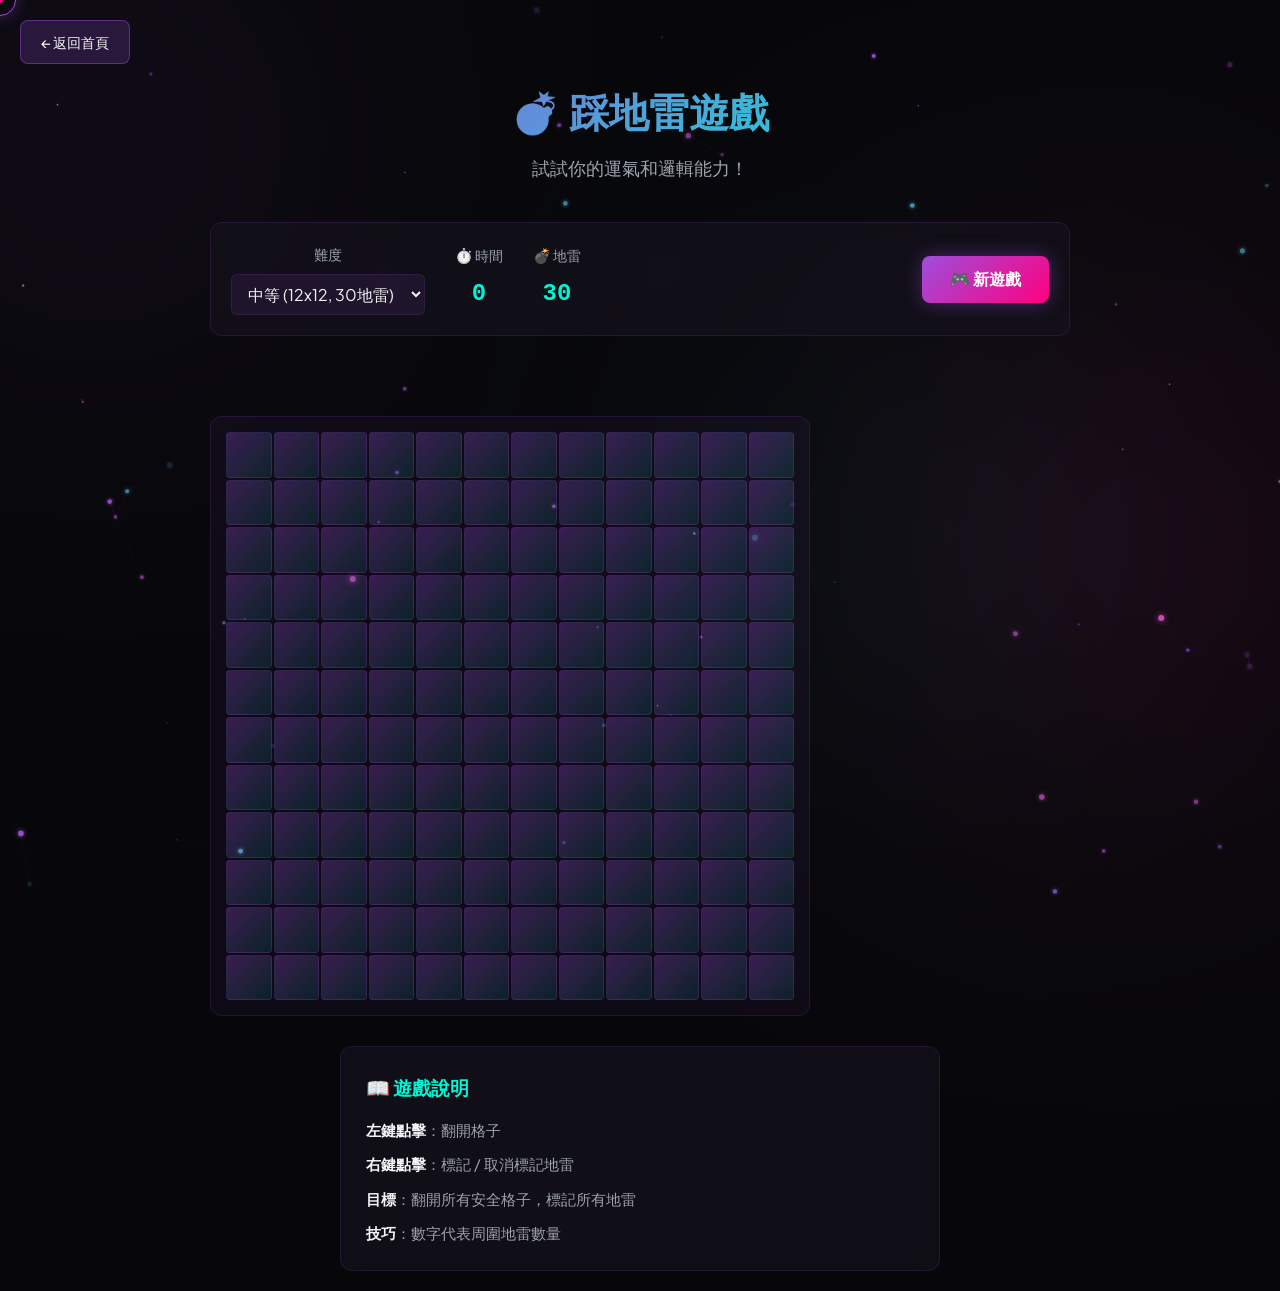
<file: games/minesweeper/index.html>
<!DOCTYPE html>
<html lang="zh-TW">
<head>
    <meta charset="UTF-8">
    <meta name="viewport" content="width=device-width, initial-scale=1.0">
    <title>踩地雷遊戲 | Bobochen</title>
    <link rel="stylesheet" href="style.css">
    <link rel="stylesheet" href="../../style.css">
</head>
<body>

    <!-- 背景流光效果 -->
    <div class="blob blob-1"></div>
    <div class="blob blob-2"></div>
    <div class="blob blob-3"></div>

    <!-- 返回首頁按鈕 -->
    <a href="../../index.html" class="back-btn">← 返回首頁</a>

    <!-- 主容器 -->
    <div class="container">
        <header class="game-header reveal">
            <h1>💣 踩地雷遊戲</h1>
            <p>試試你的運氣和邏輯能力！</p>
        </header>

        <!-- 遊戲控制面板 -->
        <div class="control-panel reveal delay-100">
            <div class="stats">
                <div class="stat-item">
                    <span class="stat-label">難度</span>
                    <select id="difficulty" class="difficulty-select">
                        <option value="easy">簡單 (8x8, 10地雷)</option>
                        <option value="medium" selected>中等 (12x12, 30地雷)</option>
                        <option value="hard">困難 (16x16, 60地雷)</option>
                    </select>
                </div>
                <div class="stat-item">
                    <span class="stat-label">⏱️ 時間</span>
                    <span id="timer" class="timer">0</span>
                </div>
                <div class="stat-item">
                    <span class="stat-label">💣 地雷</span>
                    <span id="mines-left" class="mines-left">30</span>
                </div>
            </div>
            <button id="new-game-btn" class="btn btn-primary">🎮 新遊戲</button>
        </div>

        <!-- 遊戲狀態 -->
        <div id="game-status" class="game-status"></div>

        <!-- 遊戲板 -->
        <div id="game-board" class="game-board"></div>

        <!-- 說明區域 -->
        <div class="instructions reveal delay-200">
            <h3>📖 遊戲說明</h3>
            <ul>
                <li><strong>左鍵點擊</strong>：翻開格子</li>
                <li><strong>右鍵點擊</strong>：標記 / 取消標記地雷</li>
                <li><strong>目標</strong>：翻開所有安全格子，標記所有地雷</li>
                <li><strong>技巧</strong>：數字代表周圍地雷數量</li>
            </ul>
        </div>
    </div>

    <!-- 引入全局腳本（自訂游標效果） -->
    <script src="../../script.js"></script>
    <!-- 引入遊戲腳本 -->
    <script src="script.js"></script>
</body>
</html>
</file>
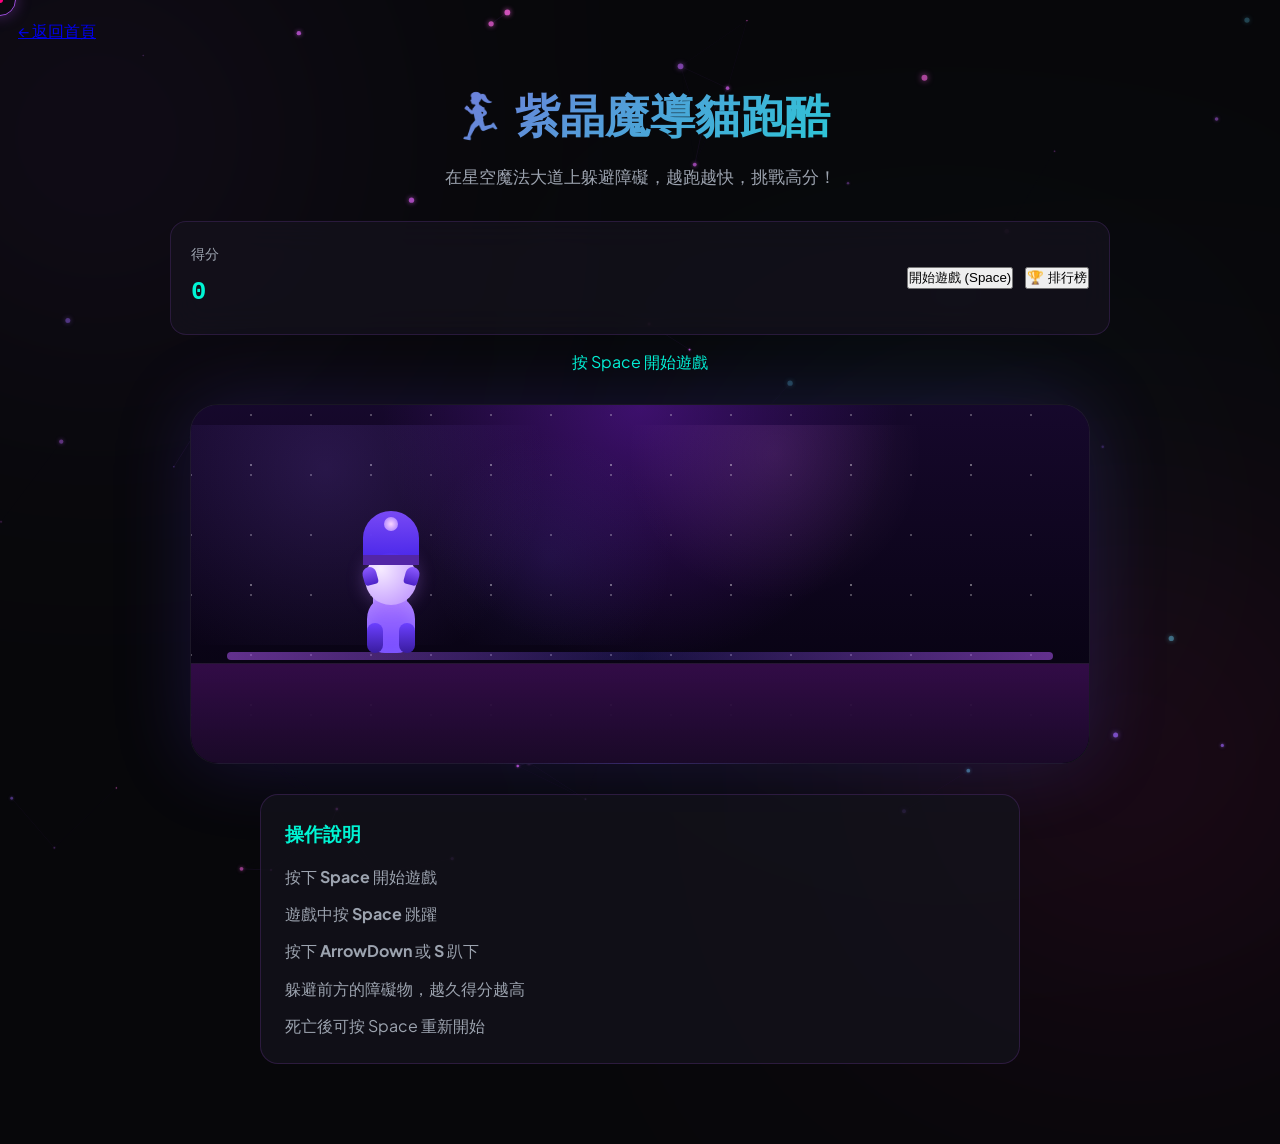
<file: games/runner/index.html>
<!DOCTYPE html>
<html lang="zh-TW">
<head>
    <meta charset="UTF-8">
    <meta name="viewport" content="width=device-width, initial-scale=1.0">
    <title>魔導貓跑酷 | Bobochen</title>
    <link rel="stylesheet" href="style.css">
    <link rel="stylesheet" href="../../style.css">
</head>
<body>

    <div class="blob blob-1"></div>
    <div class="blob blob-2"></div>
    <div class="blob blob-3"></div>

    <a href="../../index.html" class="back-btn">← 返回首頁</a>

    <div class="runner-page">
        <header class="runner-header reveal">
            <h1>🏃‍♀️ 紫晶魔導貓跑酷</h1>
            <p>在星空魔法大道上躲避障礙，越跑越快，挑戰高分！</p>
        </header>

        <div class="runner-panel reveal delay-100">
            <div class="panel-item">
                <span class="panel-label">得分</span>
                <span id="score" class="panel-value">0</span>
            </div>
            <div class="panel-actions">
                <button id="start-btn" class="btn btn-primary">按 Space 開始 / 跳躍</button>
                <button id="leaderboard-btn" class="btn btn-secondary">🏆 排行榜</button>
            </div>
        </div>

        <div id="game-status" class="game-status"></div>

        <div class="game-stage reveal delay-200">
            <div class="sky-layer"></div>
            <div class="stars-layer"></div>
            <div class="cloud-layer"></div>
            <div class="race-path"></div>
            <div id="player" class="player"></div>
            <div id="obstacle-layer" class="obstacle-layer"></div>
        </div>

        <div class="instructions reveal delay-300">
            <h3>操作說明</h3>
            <ul>
                <li>按下 <strong>Space</strong> 開始遊戲</li>
                <li>遊戲中按 <strong>Space</strong> 跳躍</li>
                <li>按下 <strong>ArrowDown</strong> 或 <strong>S</strong> 趴下</li>
                <li>躲避前方的障礙物，越久得分越高</li>
                <li>死亡後可按 Space 重新開始</li>
            </ul>
        </div>

        <!-- 紀錄高分名字輸入彈窗 -->
        <div id="name-modal" class="modal-overlay">
            <div class="modal-content">
                <h3>🏆 榮登魔導殿堂！</h3>
                <p>你獲得了 <span id="modal-score-val">0</span> 分，進入了排行榜！</p>
                <p class="modal-tip">請留下你的魔導士大名：</p>
                <input type="text" id="player-name-input" maxlength="10" placeholder="您的名字..." value="神秘魔導士">
                <div class="modal-buttons">
                    <button id="submit-score-btn" class="btn btn-primary">送出紀錄</button>
                </div>
            </div>
        </div>

        <!-- 排行榜視窗 -->
        <div id="leaderboard-modal" class="modal-overlay">
            <div class="modal-content leaderboard-content">
                <div class="modal-header">
                    <h2>🏆 魔導殿堂排行榜</h2>
                    <button id="close-leaderboard-btn" class="close-btn">&times;</button>
                </div>
                <div class="leaderboard-tabs">
                    <button id="tab-local" class="tab-btn active">本地排行</button>
                    <button id="tab-global" class="tab-btn">全球排行</button>
                </div>
                <div class="leaderboard-table-container">
                    <table class="leaderboard-table">
                        <thead>
                            <tr>
                                <th>名次</th>
                                <th>魔導士</th>
                                <th>得分</th>
                                <th>日期</th>
                            </tr>
                        </thead>
                        <tbody id="leaderboard-rows">
                            <!-- 動態生成排行資料 -->
                        </tbody>
                    </table>
                    <div id="leaderboard-loading" class="leaderboard-loading">載入中...</div>
                </div>
            </div>
        </div>
    </div>

    <script src="../../script.js"></script>
    <script src="script.js"></script>
</body>
</html>
</file>
<file: games/minesweeper/style.css>
/* 踩地雷遊戲樣式 */

/* 使用全域主題色 */
:root {
    --bg: #07070a;
    --bg-alt: #0d0c12;
    --accent-purple: #9d4edd;
    --accent-purple-glow: rgba(157, 78, 221, 0.4);
    --accent-pink: #ff007f;
    --accent-pink-glow: rgba(255, 0, 127, 0.4);
    --accent-cyan: #00f5d4;
    --accent-cyan-glow: rgba(0, 245, 212, 0.3);
    --card-bg: rgba(20, 18, 28, 0.7);
    --card-border: rgba(157, 78, 221, 0.15);
    --card-border-hover: rgba(157, 78, 221, 0.45);
    --text-main: #f3f4f6;
    --text-sub: #9ca3af;
    --text-muted: #6b7280;
    --font-heading: 'Outfit', -apple-system, BlinkMacSystemFont, sans-serif;
    --font-body: 'Plus Jakarta Sans', -apple-system, BlinkMacSystemFont, sans-serif;
}

* {
    margin: 0;
    padding: 0;
    box-sizing: border-box;
}

body {
    background-color: var(--bg);
    color: var(--text-main);
    font-family: var(--font-body);
    line-height: 1.6;
    overflow-x: hidden;
    padding: 20px;
}

@media (pointer: fine) {
    body, .cell, button, select, a {
        cursor: none;
    }
}

/* 背景效果 */
.blob {
    position: fixed;
    border-radius: 50%;
    filter: blur(140px);
    opacity: 0.22;
    z-index: -1;
    pointer-events: none;
    mix-blend-mode: screen;
}

.blob-1 {
    width: 450px;
    height: 450px;
    background: radial-gradient(circle, var(--accent-purple) 0%, transparent 70%);
    top: -10%;
    left: -5%;
}

.blob-2 {
    width: 350px;
    height: 350px;
    background: radial-gradient(circle, var(--accent-cyan) 0%, transparent 70%);
    top: 30%;
    right: -5%;
}

.blob-3 {
    width: 400px;
    height: 400px;
    background: radial-gradient(circle, var(--accent-pink) 0%, transparent 70%);
    bottom: -10%;
    left: 20%;
}

/* Reveal 動畫 */
.reveal {
    opacity: 0;
    animation: slideInUp 0.6s ease-out forwards;
}

.delay-100 { animation-delay: 0.1s; }
.delay-200 { animation-delay: 0.2s; }

@keyframes slideInUp {
    from {
        opacity: 0;
        transform: translateY(30px);
    }
    to {
        opacity: 1;
        transform: translateY(0);
    }
}

/* 返回按鈕 */
.back-btn {
    position: fixed;
    top: 20px;
    left: 20px;
    padding: 10px 20px;
    background: rgba(157, 78, 221, 0.2);
    border: 1px solid var(--card-border-hover);
    color: var(--text-main);
    text-decoration: none;
    border-radius: 8px;
    font-size: 14px;
    font-weight: 500;
    transition: all 0.3s ease;
    z-index: 100;
}

.back-btn:hover {
    background: rgba(157, 78, 221, 0.4);
    border-color: var(--accent-purple);
    box-shadow: 0 0 20px var(--accent-purple-glow);
}

/* 主容器 */
.container {
    max-width: 900px;
    margin: 60px auto 0;
    padding: 0 20px;
}

/* 遊戲標題 */
.game-header {
    text-align: center;
    margin-bottom: 40px;
}

.game-header h1 {
    font-size: 2.5rem;
    font-family: var(--font-heading);
    margin-bottom: 10px;
    background: linear-gradient(135deg, var(--accent-purple), var(--accent-cyan));
    -webkit-background-clip: text;
    -webkit-text-fill-color: transparent;
    background-clip: text;
}

.game-header p {
    font-size: 1.1rem;
    color: var(--text-sub);
}

/* 控制面板 */
.control-panel {
    background: var(--card-bg);
    border: 1px solid var(--card-border);
    border-radius: 12px;
    padding: 20px;
    margin-bottom: 30px;
    display: flex;
    flex-wrap: wrap;
    justify-content: space-between;
    align-items: center;
    gap: 20px;
    backdrop-filter: blur(10px);
}

.stats {
    display: flex;
    gap: 30px;
    flex-wrap: wrap;
    align-items: center;
}

.stat-item {
    display: flex;
    flex-direction: column;
    align-items: center;
    gap: 8px;
}

.stat-label {
    font-size: 0.9rem;
    color: var(--text-sub);
    font-weight: 500;
}

.timer,
.mines-left {
    font-size: 1.5rem;
    font-weight: 700;
    color: var(--accent-cyan);
    font-family: 'Courier New', monospace;
}

.difficulty-select {
    padding: 8px 12px;
    background: rgba(157, 78, 221, 0.1);
    border: 1px solid var(--card-border);
    border-radius: 6px;
    color: var(--text-main);
    font-family: var(--font-body);
    font-size: 1rem;
    cursor: pointer;
    transition: all 0.3s ease;
}

.difficulty-select:hover,
.difficulty-select:focus {
    border-color: var(--accent-purple);
    background: rgba(157, 78, 221, 0.2);
    outline: none;
}

/* 按鈕 */
.btn {
    padding: 12px 28px;
    border: none;
    border-radius: 8px;
    font-size: 1rem;
    font-weight: 600;
    font-family: var(--font-body);
    cursor: pointer;
    transition: all 0.3s ease;
    white-space: nowrap;
}

.btn-primary {
    background: linear-gradient(135deg, var(--accent-purple), var(--accent-pink));
    color: white;
    box-shadow: 0 0 20px var(--accent-purple-glow);
}

.btn-primary:hover {
    transform: translateY(-2px);
    box-shadow: 0 0 30px var(--accent-purple-glow);
}

.btn-primary:active {
    transform: translateY(0);
}

/* 遊戲狀態 */
.game-status {
    text-align: center;
    font-size: 1.2rem;
    font-weight: 600;
    margin-bottom: 20px;
    min-height: 30px;
    color: var(--accent-cyan);
}

.game-status.win {
    color: #10b981;
    animation: pulse 0.5s ease-in-out;
}

.game-status.loss {
    color: var(--accent-pink);
    animation: shake 0.5s ease-in-out;
}

@keyframes pulse {
    0%, 100% { transform: scale(1); }
    50% { transform: scale(1.05); }
}

@keyframes shake {
    0%, 100% { transform: translateX(0); }
    25% { transform: translateX(-10px); }
    75% { transform: translateX(10px); }
}

/* 遊戲板 */
.game-board {
    display: inline-grid;
    gap: 2px;
    padding: 15px;
    background: rgba(157, 78, 221, 0.05);
    border: 1px solid var(--card-border);
    border-radius: 12px;
    margin: 0 auto 30px;
    width: 100%;
    max-width: 600px;
    margin-left: auto;
    margin-right: auto;
}

.game-board.easy {
    grid-template-columns: repeat(8, 1fr);
}

.game-board.medium {
    grid-template-columns: repeat(12, 1fr);
}

.game-board.hard {
    grid-template-columns: repeat(16, 1fr);
}

/* 格子 */
.cell {
    aspect-ratio: 1;
    background: linear-gradient(135deg, rgba(157, 78, 221, 0.3), rgba(0, 245, 212, 0.1));
    border: 1px solid var(--card-border);
    border-radius: 4px;
    color: var(--text-main);
    font-weight: 600;
    font-size: 0.9rem;
    display: flex;
    align-items: center;
    justify-content: center;
    cursor: pointer;
    transition: all 0.2s ease;
    user-select: none;
    font-family: 'Courier New', monospace;
}

.cell:hover:not(.revealed):not(.flagged) {
    background: linear-gradient(135deg, rgba(157, 78, 221, 0.5), rgba(0, 245, 212, 0.3));
    border-color: var(--accent-purple);
}

/* 已翻開的格子 */
.cell.revealed {
    background: rgba(20, 18, 28, 0.5);
    border-color: rgba(157, 78, 221, 0.3);
    cursor: default;
}

.cell.revealed.zero {
    color: var(--text-muted);
}

.cell.revealed.one { color: #3b82f6; }
.cell.revealed.two { color: #10b981; }
.cell.revealed.three { color: var(--accent-pink); }
.cell.revealed.four { color: #8b5cf6; }
.cell.revealed.five { color: var(--accent-pink); }
.cell.revealed.six { color: var(--accent-cyan); }
.cell.revealed.seven { color: #000; }
.cell.revealed.eight { color: #6b7280; }

/* 地雷 */
.cell.mine {
    background: linear-gradient(135deg, rgba(255, 0, 127, 0.8), rgba(255, 0, 127, 0.4));
    color: #fbbf24;
    font-size: 1rem;
}

/* 旗子標記 */
.cell.flagged {
    background: linear-gradient(135deg, rgba(251, 191, 36, 0.5), rgba(251, 191, 36, 0.2));
    border-color: #fbbf24;
    color: #fbbf24;
}

.cell.flagged::after {
    content: '🚩';
}

/* 說明區域 */
.instructions {
    background: var(--card-bg);
    border: 1px solid var(--card-border);
    border-radius: 12px;
    padding: 25px;
    max-width: 600px;
    margin: 0 auto;
    backdrop-filter: blur(10px);
}

.instructions h3 {
    font-size: 1.2rem;
    margin-bottom: 15px;
    color: var(--accent-cyan);
}

.instructions ul {
    list-style: none;
    display: flex;
    flex-direction: column;
    gap: 10px;
}

.instructions li {
    font-size: 0.95rem;
    color: var(--text-sub);
    line-height: 1.6;
}

.instructions strong {
    color: var(--text-main);
}

/* RWD 響應式設計 */
@media (max-width: 768px) {
    .container {
        margin-top: 80px;
    }

    .game-header h1 {
        font-size: 1.8rem;
    }

    .control-panel {
        flex-direction: column;
        gap: 15px;
    }

    .stats {
        width: 100%;
        justify-content: space-around;
        gap: 15px;
    }

    .btn-primary {
        width: 100%;
    }

    .game-board.medium {
        grid-template-columns: repeat(10, 1fr);
    }

    .game-board.hard {
        grid-template-columns: repeat(12, 1fr);
    }

    .back-btn {
        font-size: 12px;
        padding: 8px 16px;
    }
}

@media (max-width: 480px) {
    body {
        padding: 10px;
    }

    .back-btn {
        top: 10px;
        left: 10px;
    }

    .container {
        margin-top: 60px;
    }

    .game-board.easy {
        grid-template-columns: repeat(6, 1fr);
    }

    .game-board.medium {
        grid-template-columns: repeat(8, 1fr);
    }

    .game-board.hard {
        grid-template-columns: repeat(10, 1fr);
    }

    .stat-item {
        gap: 4px;
    }

    .stat-label {
        font-size: 0.8rem;
    }

    .timer,
    .mines-left {
        font-size: 1.2rem;
    }
}
</file>
<file: style.css>
@import url('https://fonts.googleapis.com/css2?family=Outfit:wght@300;400;500;600;700;800&family=Plus+Jakarta+Sans:wght@300;400;500;600;700&display=swap');

/* 全局樣式設定 */
:root {
    --bg: #07070a;
    --bg-alt: #0d0c12;
    --accent-purple: #9d4edd;
    --accent-purple-glow: rgba(157, 78, 221, 0.4);
    --accent-pink: #ff007f;
    --accent-pink-glow: rgba(255, 0, 127, 0.4);
    --accent-cyan: #00f5d4;
    --accent-cyan-glow: rgba(0, 245, 212, 0.3);
    --card-bg: rgba(20, 18, 28, 0.7);
    --card-border: rgba(157, 78, 221, 0.15);
    --card-border-hover: rgba(157, 78, 221, 0.45);
    --text-main: #f3f4f6;
    --text-sub: #9ca3af;
    --text-muted: #6b7280;
    --nav-bg: rgba(7, 7, 10, 0.75);
    --font-heading: 'Outfit', -apple-system, BlinkMacSystemFont, sans-serif;
    --font-body: 'Plus Jakarta Sans', -apple-system, BlinkMacSystemFont, sans-serif;
}

* {
    margin: 0;
    padding: 0;
    box-sizing: border-box;
}

/* 微調網頁選取顏色 */
::selection {
    background: var(--accent-purple-glow);
    color: #fff;
}

html {
    scroll-behavior: smooth;
}

body {
    background-color: var(--bg);
    color: var(--text-main);
    font-family: var(--font-body);
    line-height: 1.6;
    overflow-x: hidden;
}

/* 隱藏預設游標 (僅限電腦版，保留觸控操作的體驗) */
@media (pointer: fine) {
    body, a, button, .card, video, .logo, .nav-links a {
        cursor: none;
    }
}

/* ==========================================================================
   Custom Scrollbar
   ========================================================================== */
::-webkit-scrollbar {
    width: 8px;
}
::-webkit-scrollbar-track {
    background: var(--bg);
}
::-webkit-scrollbar-thumb {
    background: rgba(157, 78, 221, 0.3);
    border-radius: 4px;
}
::-webkit-scrollbar-thumb:hover {
    background: var(--accent-purple);
    box-shadow: 0 0 10px var(--accent-purple-glow);
}

/* ==========================================================================
   Particles Canvas & Glow Blobs
   ========================================================================== */
#particles-canvas {
    position: fixed;
    top: 0;
    left: 0;
    width: 100vw;
    height: 100vh;
    z-index: -2;
    pointer-events: none;
}

.blob {
    position: fixed;
    border-radius: 50%;
    filter: blur(140px);
    opacity: 0.22;
    z-index: -1;
    pointer-events: none;
    mix-blend-mode: screen;
}

.blob-1 {
    width: 450px;
    height: 450px;
    background: radial-gradient(circle, var(--accent-purple) 0%, transparent 70%);
    top: -10%;
    left: -10%;
    animation: float-slow 22s infinite alternate;
}

.blob-2 {
    width: 550px;
    height: 550px;
    background: radial-gradient(circle, var(--accent-pink) 0%, transparent 70%);
    bottom: -15%;
    right: -10%;
    animation: float-slow 28s infinite alternate-reverse;
}

.blob-3 {
    width: 350px;
    height: 350px;
    background: radial-gradient(circle, var(--accent-cyan) 0%, transparent 70%);
    top: 40%;
    left: 60%;
    animation: float-medium 18s infinite alternate;
}

@keyframes float-slow {
    0% { transform: translate(0, 0) scale(1); }
    50% { transform: translate(80px, 50px) scale(1.1); }
    100% { transform: translate(-40px, 80px) scale(0.95); }
}

@keyframes float-medium {
    0% { transform: translate(0, 0) scale(1); }
    50% { transform: translate(-50px, -60px) scale(1.15); }
    100% { transform: translate(60px, 30px) scale(0.9); }
}

/* ==========================================================================
   Custom Cursor
   ========================================================================== */
.custom-cursor-dot {
    width: 6px;
    height: 6px;
    background-color: var(--accent-pink);
    border-radius: 50%;
    position: fixed;
    transform: translate(-50%, -50%);
    pointer-events: none;
    z-index: 9999;
    transition: width 0.2s, height 0.2s, background-color 0.2s;
}

.custom-cursor-glow {
    width: 32px;
    height: 32px;
    border: 1.5px solid var(--accent-purple);
    border-radius: 50%;
    position: fixed;
    transform: translate(-50%, -50%);
    pointer-events: none;
    z-index: 9998;
    box-shadow: 0 0 15px var(--accent-purple-glow);
    transition: width 0.3s, height 0.3s, border-color 0.3s, background-color 0.3s, box-shadow 0.3s;
}

/* Cursor Hover states */
.custom-cursor-dot.cursor-hover {
    width: 10px;
    height: 10px;
    background-color: var(--accent-cyan);
}

.custom-cursor-glow.cursor-hover {
    width: 48px;
    height: 48px;
    border-color: var(--accent-cyan);
    background-color: rgba(0, 245, 212, 0.08);
    box-shadow: 0 0 20px var(--accent-cyan-glow);
}

/* 觸控裝置隱藏自訂游標 */
@media (pointer: coarse) {
    .custom-cursor-dot, .custom-cursor-glow {
        display: none;
    }
}

/* ==========================================================================
   Navigation Bar (導覽列)
   ========================================================================== */
.navbar {
    display: flex;
    justify-content: space-between;
    align-items: center;
    padding: 1.2rem 4rem;
    background-color: var(--nav-bg);
    backdrop-filter: blur(16px);
    -webkit-backdrop-filter: blur(16px);
    position: sticky;
    top: 0;
    z-index: 100;
    border-bottom: 1px solid rgba(157, 78, 221, 0.12);
    transition: all 0.3s ease;
}

.logo {
    font-family: var(--font-heading);
    font-weight: 800;
    font-size: 1.4rem;
    letter-spacing: 3px;
    background: linear-gradient(135deg, #fff 0%, var(--accent-purple) 100%);
    -webkit-background-clip: text;
    -webkit-text-fill-color: transparent;
    position: relative;
}

.logo::after {
    content: '';
    position: absolute;
    width: 6px;
    height: 6px;
    background-color: var(--accent-pink);
    border-radius: 50%;
    bottom: 4px;
    right: -10px;
    box-shadow: 0 0 8px var(--accent-pink);
}

.nav-links a {
    color: var(--text-sub);
    text-decoration: none;
    margin-left: 2rem;
    font-size: 0.95rem;
    font-weight: 500;
    position: relative;
    padding: 0.5rem 0;
    transition: color 0.3s;
}

.nav-links a::after {
    content: '';
    position: absolute;
    width: 0;
    height: 2px;
    bottom: 0;
    left: 0;
    background: linear-gradient(90deg, var(--accent-purple), var(--accent-pink));
    transition: width 0.3s ease;
}

.nav-links a:hover {
    color: #fff;
}

.nav-links a:hover::after {
    width: 100%;
}

/* ==========================================================================
   Hero Section (主視覺區)
   ========================================================================== */
.hero-section {
    padding: 9rem 2rem;
    text-align: center;
    position: relative;
    display: flex;
    justify-content: center;
    align-items: center;
}

.hero-content {
    max-width: 700px;
    margin: 0 auto;
    z-index: 1;
}

.avatar-container {
    position: relative;
    width: 130px;
    height: 130px;
    margin: 0 auto 2rem;
}

.avatar-container::before {
    content: '';
    position: absolute;
    top: -5px;
    left: -5px;
    right: -5px;
    bottom: -5px;
    border-radius: 50%;
    background: linear-gradient(135deg, var(--accent-purple), var(--accent-pink), var(--accent-cyan));
    z-index: -1;
    animation: rotate-gradient 6s linear infinite;
    padding: 3px;
    box-shadow: 0 0 25px var(--accent-purple-glow);
}

@keyframes rotate-gradient {
    0% { transform: rotate(0deg); }
    100% { transform: rotate(360deg); }
}

.avatar {
    width: 100%;
    height: 100%;
    border-radius: 50%;
    object-fit: cover;
    border: 3px solid var(--bg);
}

.hero-content h1 {
    font-family: var(--font-heading);
    font-size: 3.2rem;
    font-weight: 800;
    margin-bottom: 0.8rem;
    background: linear-gradient(135deg, #fff 20%, var(--accent-purple) 60%, var(--accent-pink) 100%);
    -webkit-background-clip: text;
    -webkit-text-fill-color: transparent;
    text-shadow: 0 0 30px rgba(157, 78, 221, 0.2);
    letter-spacing: -0.5px;
}

.subtitle {
    color: var(--text-sub);
    font-size: 1.25rem;
    font-weight: 400;
    margin-bottom: 2rem;
}

.description {
    color: var(--text-muted);
    font-size: 1rem;
    line-height: 1.8;
    max-width: 550px;
    margin: 0 auto;
}

/* ==========================================================================
   Content Sections (內容區塊)
   ========================================================================== */
.content-section {
    padding: 6.5rem 2rem;
    max-width: 1200px;
    margin: 0 auto;
    position: relative;
}

.site-bg-alt {
    max-width: 100%;
    background-color: var(--bg-alt);
    border-top: 1px solid rgba(157, 78, 221, 0.08);
    border-bottom: 1px solid rgba(157, 78, 221, 0.08);
}

.section-title {
    font-family: var(--font-heading);
    font-size: 2.2rem;
    font-weight: 700;
    color: #fff;
    margin-bottom: 4.5rem;
    text-align: center;
    position: relative;
    letter-spacing: 1px;
}

.section-title::after {
    content: '';
    position: absolute;
    width: 60px;
    height: 3px;
    background: linear-gradient(90deg, var(--accent-purple), var(--accent-pink));
    bottom: -12px;
    left: 50%;
    transform: translateX(-50%);
    border-radius: 2px;
    box-shadow: 0 0 8px var(--accent-purple-glow);
}

/* ==========================================================================
   Grid & Card (圖片作品卡片)
   ========================================================================== */
.grid-container {
    display: grid;
    grid-template-columns: repeat(auto-fit, minmax(350px, 1fr));
    gap: 3rem;
}

.card {
    background-color: var(--card-bg);
    border-radius: 16px;
    overflow: hidden;
    border: 1px solid var(--card-border);
    position: relative;
    backdrop-filter: blur(12px);
    -webkit-backdrop-filter: blur(12px);
    transition: transform 0.4s cubic-bezier(0.16, 1, 0.3, 1), border-color 0.4s, box-shadow 0.4s;
}

/* Windows Fluent Hover Border Glow */
.card::before {
    content: "";
    position: absolute;
    top: 0;
    left: 0;
    right: 0;
    bottom: 0;
    border-radius: inherit;
    padding: 1.5px;
    background: radial-gradient(
        300px circle at var(--mouse-x, 0px) var(--mouse-y, 0px),
        rgba(157, 78, 221, 0.5),
        transparent 50%
    );
    -webkit-mask: linear-gradient(#fff 0 0) content-box, linear-gradient(#fff 0 0);
    -webkit-mask-composite: xor;
    mask-composite: exclude;
    pointer-events: none;
    opacity: 0;
    transition: opacity 0.4s ease;
}

.card:hover::before {
    opacity: 1;
}

.card:hover {
    transform: translateY(-8px) scale(1.01);
    border-color: var(--card-border-hover);
    box-shadow: 0 20px 40px rgba(157, 78, 221, 0.15);
}

.media-wrapper {
    width: 100%;
    aspect-ratio: 16 / 9;
    background-color: #0b0a0f;
    overflow: hidden;
}

.media-wrapper img {
    width: 100%;
    height: 100%;
    object-fit: cover;
    transition: transform 0.6s cubic-bezier(0.16, 1, 0.3, 1);
}

.card:hover .media-wrapper img {
    transform: scale(1.08);
}

.card-info {
    padding: 1.8rem;
}

.card-info h3 {
    font-family: var(--font-heading);
    color: #fff;
    margin-bottom: 0.6rem;
    font-size: 1.3rem;
    font-weight: 600;
}

.card-info p {
    color: var(--text-sub);
    font-size: 0.92rem;
    line-height: 1.6;
}

/* ==========================================================================
   Video Gallery (影片展示區)
   ========================================================================== */
.video-container {
    max-width: 900px;
    margin: 0 auto;
    display: flex;
    flex-direction: column;
    gap: 4.5rem;
}

.video-card {
    background-color: var(--card-bg);
    border-radius: 16px;
    padding: 2rem;
    border: 1px solid var(--card-border);
    position: relative;
    backdrop-filter: blur(12px);
    -webkit-backdrop-filter: blur(12px);
    transition: transform 0.4s cubic-bezier(0.16, 1, 0.3, 1), border-color 0.4s, box-shadow 0.4s;
}

.video-card::before {
    content: "";
    position: absolute;
    top: 0;
    left: 0;
    right: 0;
    bottom: 0;
    border-radius: inherit;
    padding: 1.5px;
    background: radial-gradient(
        300px circle at var(--mouse-x, 0px) var(--mouse-y, 0px),
        rgba(157, 78, 221, 0.5),
        transparent 50%
    );
    -webkit-mask: linear-gradient(#fff 0 0) content-box, linear-gradient(#fff 0 0);
    -webkit-mask-composite: xor;
    mask-composite: exclude;
    pointer-events: none;
    opacity: 0;
    transition: opacity 0.4s ease;
}

.video-card:hover::before {
    opacity: 1;
}

.video-card:hover {
    transform: translateY(-5px);
    border-color: var(--card-border-hover);
    box-shadow: 0 20px 40px rgba(157, 78, 221, 0.12);
}

.video-card h3 {
    font-family: var(--font-heading);
    color: #fff;
    margin-bottom: 0.4rem;
    font-size: 1.35rem;
    font-weight: 600;
}

.video-desc {
    color: var(--text-muted);
    font-size: 0.92rem;
    margin-bottom: 1.5rem;
}

.video-wrapper {
    width: 100%;
    aspect-ratio: 16 / 9;
    border-radius: 12px;
    overflow: hidden;
    border: 1px solid rgba(255, 255, 255, 0.05);
    background-color: #000;
    box-shadow: inset 0 0 20px rgba(0, 0, 0, 0.6);
}

.video-wrapper video {
    width: 100%;
    height: 100%;
    object-fit: contain;
}

/* ==========================================================================
   Footer (頁尾)
   ========================================================================== */
.footer {
    text-align: center;
    padding: 4rem 2rem;
    color: var(--text-muted);
    font-size: 0.88rem;
    border-top: 1px solid rgba(157, 78, 221, 0.08);
    position: relative;
    z-index: 1;
}

.footer p {
    letter-spacing: 0.5px;
}

/* ==========================================================================
   Scroll Reveal System Classes
   ========================================================================== */
.reveal {
    opacity: 0;
    transform: translateY(40px);
    transition: opacity 1s cubic-bezier(0.16, 1, 0.3, 1), transform 1s cubic-bezier(0.16, 1, 0.3, 1);
}

.reveal-active {
    opacity: 1;
    transform: translateY(0);
}

/* Delay modifiers for sequential animations */
.delay-100 { transition-delay: 0.1s; }
.delay-200 { transition-delay: 0.2s; }
.delay-300 { transition-delay: 0.3s; }

/* ==========================================================================
   Responsive Settings (響應式設計)
   ========================================================================== */
@media (max-width: 1024px) {
    .navbar {
        padding: 1.2rem 2rem;
    }
}

@media (max-width: 768px) {
    .hero-section {
        padding: 6rem 1.5rem;
    }
    
    .hero-content h1 {
        font-size: 2.4rem;
    }
    
    .subtitle {
        font-size: 1.1rem;
    }
    
    .section-title {
        font-size: 1.8rem;
        margin-bottom: 3rem;
    }
    
    .content-section {
        padding: 4.5rem 1.5rem;
    }
    
    .grid-container {
        grid-template-columns: 1fr;
        gap: 2rem;
    }
    
    .video-card {
        padding: 1.2rem;
    }
    
    .video-container {
        gap: 3rem;
    }
}

/* ==========================================================================
   Games Section (小遊戲區)
   ========================================================================== */
.games-container {
    display: grid;
    grid-template-columns: repeat(auto-fit, minmax(320px, 1fr));
    gap: 3rem;
}

.game-card {
    background: linear-gradient(135deg, rgba(157, 78, 221, 0.15), rgba(0, 245, 212, 0.05));
    border: 1px solid var(--card-border);
    border-radius: 16px;
    padding: 2.5rem 2rem;
    position: relative;
    backdrop-filter: blur(12px);
    -webkit-backdrop-filter: blur(12px);
    transition: all 0.4s cubic-bezier(0.16, 1, 0.3, 1);
    display: flex;
    flex-direction: column;
    justify-content: space-between;
    min-height: 300px;
}

.game-card::before {
    content: "";
    position: absolute;
    top: 0;
    left: 0;
    right: 0;
    bottom: 0;
    border-radius: inherit;
    padding: 1.5px;
    background: radial-gradient(
        300px circle at var(--mouse-x, 0px) var(--mouse-y, 0px),
        rgba(157, 78, 221, 0.5),
        transparent 50%
    );
    -webkit-mask: linear-gradient(#fff 0 0) content-box, linear-gradient(#fff 0 0);
    -webkit-mask-composite: xor;
    mask-composite: exclude;
    pointer-events: none;
    opacity: 0;
    transition: opacity 0.4s ease;
}

.game-card:hover:not(.coming-soon)::before {
    opacity: 1;
}

.game-card:hover:not(.coming-soon) {
    transform: translateY(-10px);
    border-color: var(--card-border-hover);
    box-shadow: 0 25px 50px rgba(157, 78, 221, 0.2);
}

.game-card.coming-soon {
    opacity: 0.6;
    pointer-events: none;
}

.game-header-card h3 {
    font-family: var(--font-heading);
    font-size: 1.5rem;
    font-weight: 700;
    color: #fff;
    margin-bottom: 0.8rem;
}

.game-header-card p {
    color: var(--text-sub);
    font-size: 0.95rem;
    line-height: 1.6;
    margin-bottom: 1.5rem;
}

.game-features {
    display: flex;
    flex-wrap: wrap;
    gap: 0.8rem;
    margin-bottom: 1.8rem;
}

.feature-tag {
    display: inline-block;
    padding: 0.4rem 0.8rem;
    background: rgba(157, 78, 221, 0.2);
    border: 1px solid rgba(157, 78, 221, 0.4);
    border-radius: 20px;
    font-size: 0.8rem;
    color: var(--accent-cyan);
    font-weight: 500;
}

.btn-game {
    display: inline-block;
    padding: 0.9rem 2rem;
    background: linear-gradient(135deg, var(--accent-purple), var(--accent-pink));
    color: white;
    text-decoration: none;
    border-radius: 8px;
    font-weight: 600;
    text-align: center;
    border: none;
    cursor: pointer;
    transition: all 0.3s ease;
    box-shadow: 0 0 20px var(--accent-purple-glow);
}

.btn-game:hover:not(:disabled) {
    transform: translateY(-2px);
    box-shadow: 0 0 30px var(--accent-purple-glow);
}

.btn-game:active:not(:disabled) {
    transform: translateY(0);
}

.btn-game:disabled {
    opacity: 0.5;
    cursor: not-allowed;
}

@media (max-width: 768px) {
    .games-container {
        grid-template-columns: 1fr;
        gap: 2rem;
    }

    .game-card {
        min-height: auto;
        padding: 2rem 1.5rem;
    }
}
</file>
<file: games/runner/style.css>
/* 魔導貓跑酷遊戲樣式 */

body {
    background: #07070a;
    color: #f3f4f6;
}

.runner-page {
    max-width: 980px;
    margin: 80px auto 40px;
    padding: 0 20px 40px;
}

.runner-header {
    text-align: center;
    margin-bottom: 30px;
}

.runner-header h1 {
    font-family: var(--font-heading);
    font-size: 2.8rem;
    margin-bottom: 12px;
    background: linear-gradient(135deg, var(--accent-purple), var(--accent-cyan));
    -webkit-background-clip: text;
    -webkit-text-fill-color: transparent;
}

.runner-header p {
    color: var(--text-sub);
    font-size: 1.05rem;
}

.runner-panel {
    display: flex;
    justify-content: space-between;
    align-items: center;
    gap: 16px;
    flex-wrap: wrap;
    background: rgba(20, 18, 28, 0.75);
    border: 1px solid rgba(157, 78, 221, 0.18);
    border-radius: 16px;
    padding: 20px;
    backdrop-filter: blur(16px);
}

.panel-item {
    display: flex;
    flex-direction: column;
    gap: 8px;
}

.panel-label {
    color: var(--text-sub);
    font-size: 0.9rem;
}

.panel-value {
    font-size: 1.6rem;
    font-weight: 700;
    color: var(--accent-cyan);
    font-family: 'Courier New', monospace;
}

.game-stage {
    position: relative;
    width: 100%;
    max-width: 900px;
    height: 360px;
    margin: 30px auto;
    overflow: hidden;
    border-radius: 28px;
    background: radial-gradient(circle at top, rgba(103, 65, 255, 0.28), transparent 28%),
                linear-gradient(180deg, #120b23 0%, #0b0815 100%);
    box-shadow: 0 0 80px rgba(103, 65, 255, 0.18);
    border: 1px solid rgba(255, 255, 255, 0.06);
}

.sky-layer,
.stars-layer,
.cloud-layer,
.race-path {
    position: absolute;
    left: 0;
    right: 0;
}

.sky-layer {
    top: 0;
    bottom: 0;
    background: radial-gradient(circle at top, rgba(150, 33, 255, 0.3), transparent 45%),
                linear-gradient(180deg, rgba(22, 8, 44, 0.96) 0%, rgba(4, 2, 12, 1) 100%);
    z-index: 1;
}

.stars-layer {
    top: 0;
    bottom: 0;
    background-image: radial-gradient(rgba(255,255,255,0.85) 1px, transparent 1px),
                      radial-gradient(rgba(255,255,255,0.6) 1px, transparent 1px);
    background-size: 120px 120px, 60px 60px;
    background-position: 0 0, 30px 40px;
    opacity: 0.45;
    animation: driftStars 20s linear infinite;
    z-index: 2;
}

.cloud-layer {
    top: 20px;
    height: 220px;
    z-index: 3;
    background-image: radial-gradient(circle at 15% 20%, rgba(153, 102, 255, 0.16), transparent 28%),
                      radial-gradient(circle at 65% 13%, rgba(255, 153, 255, 0.11), transparent 24%),
                      radial-gradient(circle at 40% 60%, rgba(108, 99, 255, 0.09), transparent 22%);
}

.race-path {
    bottom: 0;
    height: 100px;
    background: linear-gradient(180deg, rgba(54, 13, 76, 0.9) 0%, rgba(26, 9, 40, 1) 100%);
    border-top: 1px solid rgba(255,255,255,0.05);
    z-index: 4;
}

.race-path::before {
    content: '';
    position: absolute;
    top: -12px;
    left: 4%;
    right: 4%;
    height: 8px;
    background: linear-gradient(90deg, rgba(157,78,221,0.6) 0%, rgba(79,70,229,0.2) 50%, rgba(157,78,221,0.6) 100%);
    border-radius: 999px;
}

.player {
    position: absolute;
    left: 18%;
    bottom: 110px;
    width: 76px;
    height: 92px;
    z-index: 6;
    transform-origin: center bottom;
    transform: translateY(var(--player-y, 0)) scaleY(1);
    background-image: url('../../images/runner-character.svg');
    background-repeat: no-repeat;
    background-position: center bottom;
    background-size: 90% 90%;
}

.player .body,
.player .head,
.player .ear-left,
.player .ear-right,
.player .hat,
.player .leg {
    position: absolute;
}

.player .body {
    left: 50%;
    bottom: 0;
    width: 48px;
    height: 58px;
    transform: translateX(-50%);
    background: linear-gradient(180deg, #ab7bff, #7246ff);
    border-radius: 24px 24px 18px 18px;
    box-shadow: inset 0 0 18px rgba(255,255,255,0.15);
}

.player .head {
    left: 50%;
    bottom: 48px;
    width: 52px;
    height: 52px;
    transform: translateX(-50%);
    background: radial-gradient(circle at 30% 30%, #f7ecff, #b88bff);
    border-radius: 50%;
    box-shadow: 0 0 18px rgba(183, 122, 255, 0.35);
}

.player .ear-left,
.player .ear-right {
    top: 6px;
    width: 14px;
    height: 18px;
    background: linear-gradient(180deg, #8c5aff, #4c23c8);
    border-radius: 12px 12px 6px 6px;
}

.player .ear-left { left: 10px; transform: rotate(-15deg); }
.player .ear-right { right: 10px; transform: rotate(15deg); }

.player .hat {
    left: 50%;
    bottom: 88px;
    width: 56px;
    height: 54px;
    transform: translateX(-50%);
    background: linear-gradient(180deg, rgba(125, 76, 255, 0.95), rgba(79, 43, 238, 0.98));
    border-radius: 50% 50% 0 0;
    border-bottom: 10px solid #5326a6;
}

.player .hat::after {
    content: '';
    position: absolute;
    left: 50%;
    top: 6px;
    width: 14px;
    height: 14px;
    transform: translateX(-50%);
    background: radial-gradient(circle, #f9d5ff 0%, #9c6eff 100%);
    border-radius: 50%;
}

.player .leg {
    bottom: 0;
    width: 16px;
    height: 30px;
    background: linear-gradient(180deg, #6b3fff, #391c9f);
    border-radius: 12px;
}

.player .leg-left { left: 14px; }
.player .leg-right { right: 14px; }

.player.running:not(.jumping) .leg-left { animation: runLeft 0.35s ease-in-out infinite; }
.player.running:not(.jumping) .leg-right { animation: runRight 0.35s ease-in-out infinite; }

.player.jumping { filter: brightness(1.12); }

.player.crouching { transform: translateY(calc(var(--player-y, 0) + 10px)) scaleY(0.78); }

.player.dead { animation: fallAway 0.6s forwards ease-in; }

@keyframes runLeft {
    0%, 100% { transform: translateY(0) rotate(0deg); }
    50% { transform: translateY(4px) rotate(12deg); }
}

@keyframes runRight {
    0%, 100% { transform: translateY(0) rotate(0deg); }
    50% { transform: translateY(4px) rotate(-12deg); }
}

@keyframes fallAway {
    0% { transform: translateY(var(--player-y, 0)) rotate(0deg); opacity: 1; }
    100% { transform: translate(0, 100px) rotate(35deg); opacity: 0; }
}

.obstacle-layer {
    position: absolute;
    inset: 0;
    pointer-events: none;
}

.obstacle {
    position: absolute;
    left: 100%;
    z-index: 5;
    background-repeat: no-repeat;
    background-position: center;
    background-size: contain;
}

.obstacle.type-low {
    width: 48px;
    height: 48px;
    background-image: url('../../images/runner-obstacle-low.svg');
}

.obstacle.type-mid {
    width: 54px;
    height: 68px;
    background-image: url('../../images/runner-obstacle-mid.svg');
}

.obstacle.type-high {
    width: 72px;
    height: 52px;
    background-image: url('../../images/runner-obstacle-high.svg');
}

.game-status {
    text-align: center;
    font-size: 1rem;
    margin-top: 14px;
    min-height: 24px;
    color: var(--accent-cyan);
}

.instructions {
    max-width: 760px;
    margin: 0 auto;
    background: rgba(20, 18, 28, 0.78);
    border: 1px solid rgba(157, 78, 221, 0.2);
    border-radius: 18px;
    padding: 24px;
}

.instructions h3 {
    color: var(--accent-cyan);
    margin-bottom: 14px;
}

.instructions ul {
    list-style: none;
    display: grid;
    gap: 10px;
}

.instructions li {
    color: var(--text-sub);
    line-height: 1.7;
}

@keyframes driftStars {
    from { background-position: 0 0, 30px 40px; }
    to { background-position: -200px 0, 0 40px; }
}

.back-btn {
    position: fixed;
    top: 18px;
    left: 18px;
    z-index: 20;
}

@media (max-width: 768px) {
    .runner-page { margin-top: 60px; }
    .game-stage { height: 300px; }
    .player { left: 16%; width: 66px; height: 84px; }
    .panel-value { font-size: 1.4rem; }
}

@media (max-width: 480px) {
    .runner-panel { flex-direction: column; align-items: stretch; }
    .game-stage { height: 260px; }
}
.panel-actions {
    display: flex;
    gap: 12px;
}

/* Modals styling */
.modal-overlay {
    position: fixed;
    inset: 0;
    background: rgba(4, 2, 12, 0.82);
    backdrop-filter: blur(8px);
    z-index: 100;
    display: flex;
    justify-content: center;
    align-items: center;
    opacity: 0;
    pointer-events: none;
    transition: opacity 0.3s ease;
}

.modal-overlay.active {
    opacity: 1;
    pointer-events: all;
}

.modal-content {
    background: rgba(20, 18, 28, 0.95);
    border: 1px solid rgba(157, 78, 221, 0.35);
    box-shadow: 0 0 50px rgba(157, 78, 221, 0.25);
    border-radius: 24px;
    padding: 30px;
    width: 90%;
    max-width: 460px;
    text-align: center;
    transform: scale(0.9);
    transition: transform 0.3s cubic-bezier(0.175, 0.885, 0.32, 1.275);
}

.modal-overlay.active .modal-content {
    transform: scale(1);
}

.modal-content h3 {
    font-size: 1.8rem;
    margin-bottom: 10px;
    background: linear-gradient(135deg, #f9d5ff, var(--accent-cyan));
    -webkit-background-clip: text;
    -webkit-text-fill-color: transparent;
}

.modal-tip {
    color: var(--text-sub);
    margin: 15px 0 10px;
    font-size: 0.95rem;
}

#player-name-input {
    width: 100%;
    padding: 12px 18px;
    background: rgba(10, 8, 16, 0.8);
    border: 1px solid rgba(157, 78, 221, 0.3);
    border-radius: 12px;
    color: #f3f4f6;
    font-size: 1.05rem;
    outline: none;
    text-align: center;
    margin-bottom: 20px;
    transition: border-color 0.2s;
}

#player-name-input:focus {
    border-color: var(--accent-cyan);
    box-shadow: 0 0 10px rgba(0, 245, 255, 0.2);
}

.modal-buttons {
    display: flex;
    justify-content: center;
}

/* Leaderboard Modal Specifics */
.leaderboard-content {
    max-width: 520px;
    padding: 24px;
}

.modal-header {
    display: flex;
    justify-content: space-between;
    align-items: center;
    margin-bottom: 18px;
}

.modal-header h2 {
    font-size: 1.5rem;
    font-weight: 700;
    margin: 0;
    background: linear-gradient(135deg, var(--accent-purple), var(--accent-cyan));
    -webkit-background-clip: text;
    -webkit-text-fill-color: transparent;
}

.close-btn {
    background: none;
    border: none;
    color: var(--text-sub);
    font-size: 2rem;
    cursor: pointer;
    line-height: 1;
    padding: 0;
    transition: color 0.2s;
}

.close-btn:hover {
    color: #ff5e7e;
}

.leaderboard-tabs {
    display: flex;
    gap: 8px;
    background: rgba(10, 8, 16, 0.5);
    border-radius: 12px;
    padding: 4px;
    margin-bottom: 16px;
    border: 1px solid rgba(157, 78, 221, 0.1);
}

.tab-btn {
    flex: 1;
    background: none;
    border: none;
    padding: 10px;
    color: var(--text-sub);
    font-size: 0.95rem;
    font-weight: 600;
    cursor: pointer;
    border-radius: 8px;
    transition: all 0.2s;
}

.tab-btn.active {
    background: rgba(157, 78, 221, 0.25);
    color: #ffffff;
    box-shadow: 0 0 10px rgba(157, 78, 221, 0.15);
}

.leaderboard-table-container {
    max-height: 300px;
    overflow-y: auto;
    position: relative;
}

.leaderboard-table {
    width: 100%;
    border-collapse: collapse;
    text-align: left;
    font-size: 0.95rem;
}

.leaderboard-table th, 
.leaderboard-table td {
    padding: 10px 14px;
    border-bottom: 1px solid rgba(255, 255, 255, 0.05);
}

.leaderboard-table th {
    color: var(--accent-cyan);
    font-weight: 600;
    font-size: 0.85rem;
    text-transform: uppercase;
    letter-spacing: 1px;
}

.leaderboard-table tbody tr {
    transition: background-color 0.2s;
}

.leaderboard-table tbody tr:hover {
    background: rgba(157, 78, 221, 0.08);
}

.rank-badge {
    display: inline-flex;
    justify-content: center;
    align-items: center;
    width: 24px;
    height: 24px;
    border-radius: 50%;
    font-weight: 700;
    font-size: 0.85rem;
}

.rank-1 { background: #ffd700; color: #000; box-shadow: 0 0 8px #ffd700; }
.rank-2 { background: #c0c0c0; color: #000; box-shadow: 0 0 8px #c0c0c0; }
.rank-3 { background: #cd7f32; color: #000; box-shadow: 0 0 8px #cd7f32; }
.rank-other { color: var(--text-sub); }

.leaderboard-loading {
    display: none;
    padding: 40px 0;
    text-align: center;
    color: var(--text-sub);
    font-size: 1rem;
}

.leaderboard-loading.active {
    display: block;
}
</file>
